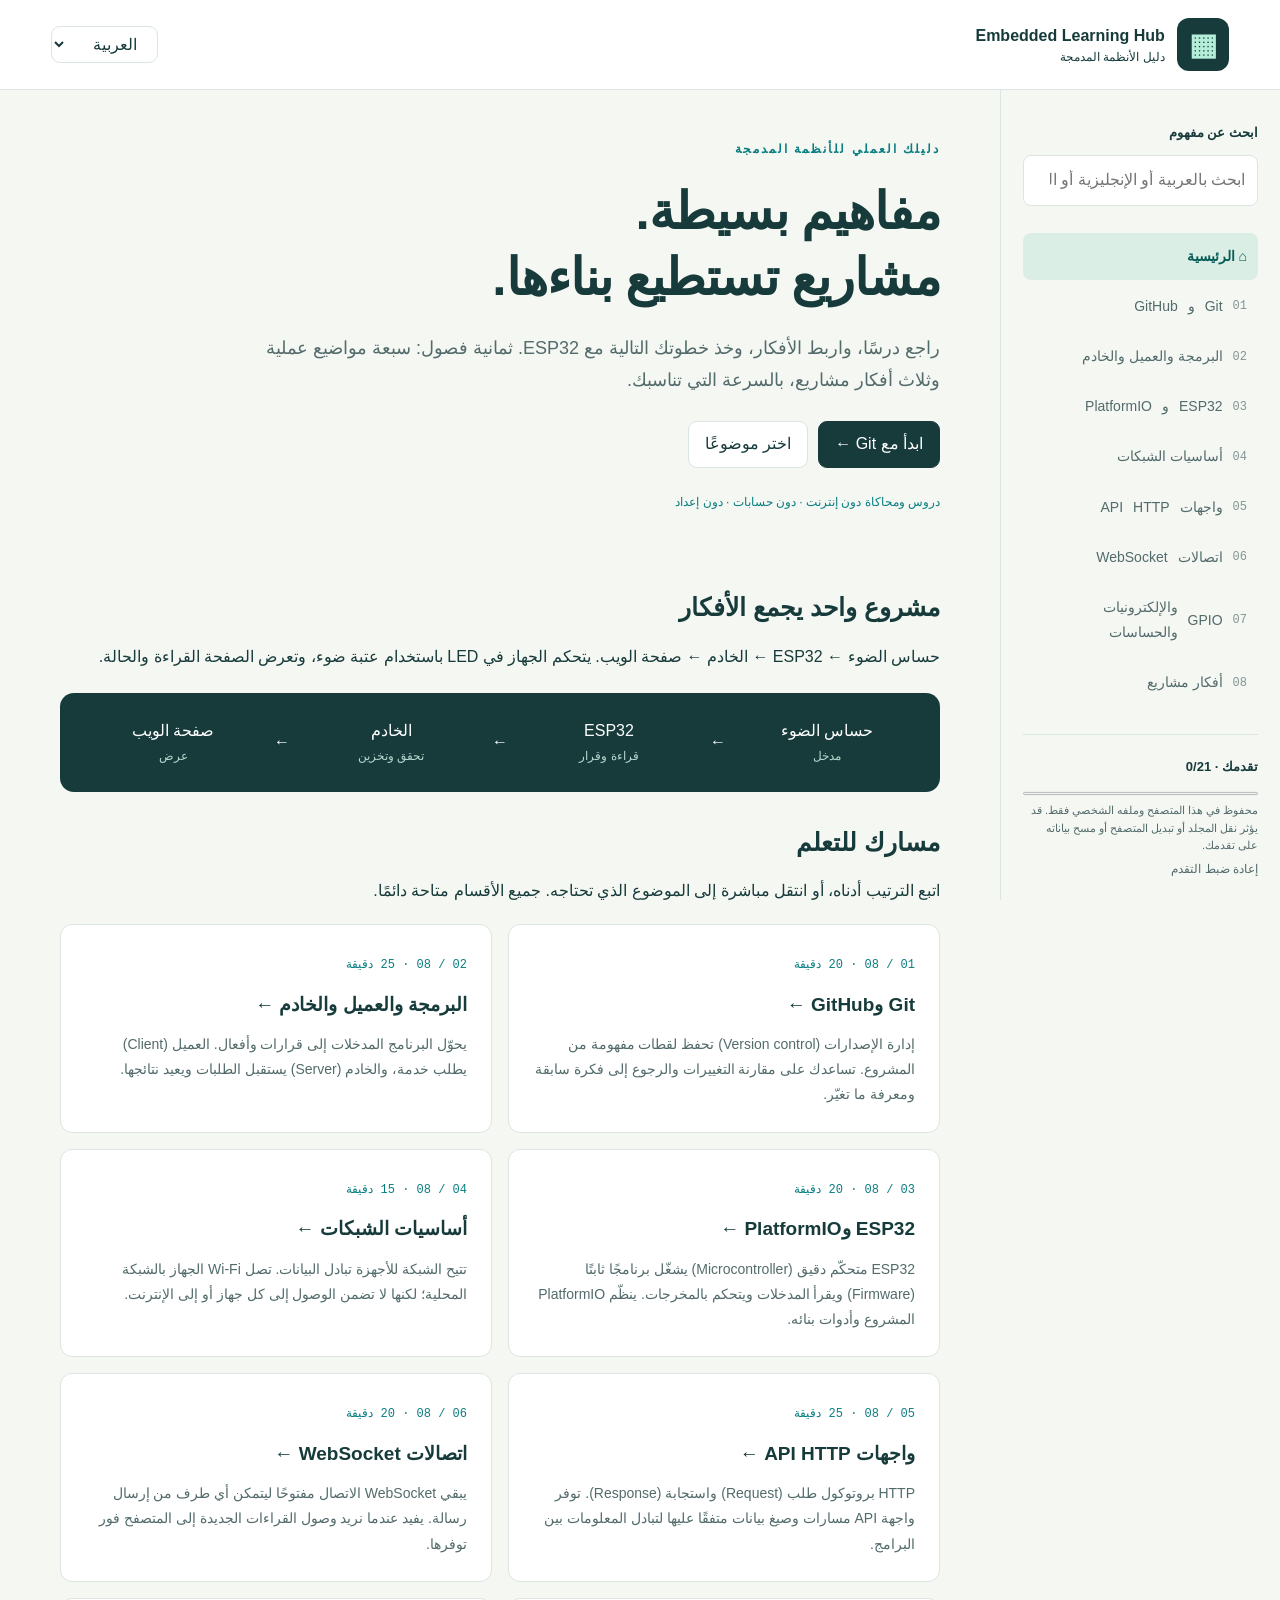
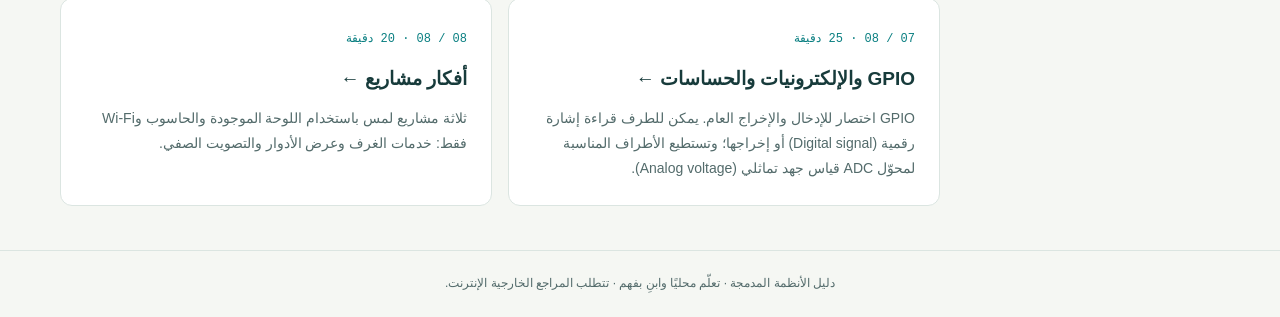
<file: index.html>
<!doctype html>
<html lang="ar" dir="rtl">

<head>
    <meta charset="utf-8">
    <meta name="viewport" content="width=device-width, initial-scale=1">
    <meta name="description" content="Offline bilingual guide to ESP32 and embedded systems">
    <title>Embedded Learning Hub | دليل الأنظمة المدمجة</title>
    <link rel="stylesheet" href="assets/style.css">
    <script defer src="assets/lessons.js"></script>
    <script defer src="assets/projects.js"></script>
    <script defer src="assets/project-view.js"></script>
    <script defer src="assets/hebrew.js"></script>
    <script defer src="assets/app.js"></script>
</head>

<body><a class="skip" href="#main">انتقل إلى المحتوى / Skip to content</a>
    <header><a class="brand" href="#home"><span class="chip">▦</span><span><bdi dir="ltr">Embedded Learning Hub</bdi><small>دليل الأنظمة
                    المدمجة</small></span></a>
        <div class="header-actions"><select id="language" aria-label="اللغة">
                <option value="ar" lang="ar" dir="rtl" selected>العربية</option>
                <option value="en" lang="en" dir="ltr">English</option>
                <option value="he" lang="he" dir="rtl">עברית</option>
            </select><button id="menu"
                aria-controls="sidebar" aria-expanded="false">☰</button></div>
    </header>
    <div class="layout">
        <aside id="sidebar"><label id="search-label" for="search"></label><input id="search" type="search"
                autocomplete="off">
            <div id="results" aria-live="polite"></div>
            <nav id="nav"></nav>
            <div class="progress-box"><strong id="progress-label"></strong><progress id="progress" max="100"
                    value="0"></progress><small id="privacy"></small><button id="reset" class="quiet"></button></div>
        </aside>
        <main id="main" tabindex="-1"></main>
    </div>
    <div id="notice" role="status"></div>
    <footer id="footer"></footer>
</body>

</html>
</file>
<file: assets/style.css>
:root {
    --ink: #173b3b;
    --muted: #536b6b;
    --accent: #087e80;
    --line: #dbe5e1;
    --paper: #f5f7f3;
    --soft: #e8f3ee
}

* {
    box-sizing: border-box
}

body {
    margin: 0;
    background: var(--paper);
    color: var(--ink);
    font: 16px/1.8 "Segoe UI", Tahoma, Arial, sans-serif
}

a {
    color: var(--accent);
    text-underline-offset: 4px
}

button,
input,
select {
    font: inherit
}

button,
.button,
#language {
    cursor: pointer;
    border: 1px solid var(--line);
    background: white;
    border-radius: 9px;
    padding: 8px 16px;
    color: var(--ink);
    text-decoration: none;
    display: inline-block
}

button:hover,
.button:hover {
    background: var(--soft)
}

:focus-visible {
    outline: 3px solid #cb792e;
    outline-offset: 4px
}

header {
    min-height: 90px;
    background: #fff;
    border-bottom: 1px solid var(--line);
    display: flex;
    align-items: center;
    justify-content: space-between;
    padding: 16px 4%;
    gap: 16px;
    position: sticky;
    top: 0;
    z-index: 10
}

.brand {
    display: flex;
    gap: 12px;
    align-items: center;
    text-decoration: none;
    color: var(--ink);
    font-weight: 700;
    line-height: 1.5
}

.brand small {
    display: block;
    font-weight: 400;
    font-size: 12px
}

.chip {
    background: var(--ink);
    color: #b4eed9;
    border-radius: 12px;
    padding: 4px 12px;
    font-size: 30px
}

.header-actions {
    display: flex;
    align-items: center;
    gap: 12px
}

.offline {
    font-size: 12px;
    color: var(--accent)
}

.offline:before {
    content: '● ';
    color: #16946e
}

.layout {
    display: grid;
    grid-template-columns: 280px minmax(0, 1fr);
    max-width: 1500px;
    margin: auto
}

aside {
    padding: 28px 22px;
    border-inline-end: 1px solid var(--line);
    position: sticky;
    top: 90px;
    height: calc(100vh - 90px);
    overflow: auto
}

aside label {
    font-size: 13px;
    font-weight: 600
}

input[type=search] {
    width: 100%;
    padding: 10px 12px;
    background: white;
    border: 1px solid var(--line);
    border-radius: 8px;
    margin: 8px 0 24px
}

nav a {
    display: flex;
    align-items: center;
    gap: 10px;
    padding: 11px;
    margin: 3px 0;
    text-decoration: none;
    color: var(--muted);
    border-radius: 8px;
    font-size: 14px
}

nav a.active {
    background: #dbeee6;
    color: #075e58;
    font-weight: 700
}

nav a span {
    font: 12px monospace;
    opacity: .7
}

.progress-box {
    border-top: 1px solid var(--line);
    margin-top: 28px;
    padding-top: 20px;
    font-size: 13px
}

.progress-box small {
    display: block;
    color: var(--muted);
    line-height: 1.6
}

progress {
    width: 100%;
    height: 7px;
    accent-color: var(--accent)
}

.quiet {
    background: transparent;
    font-size: 12px;
    padding: 5px 0;
    border: 0;
    color: var(--muted)
}

main {
    padding: 44px 6%;
    min-width: 0;
    max-width: 1100px;
    width: 100%;
    margin: auto
}

.eyebrow {
    text-transform: uppercase;
    letter-spacing: 2px;
    font-size: 12px;
    color: var(--accent);
    font-weight: 700
}

h1 {
    font-size: clamp(30px, 4vw, 52px);
    line-height: 1.3;
    letter-spacing: -1px;
    margin: 16px 0 20px
}

h2 {
    font-size: 25px;
    line-height: 1.5;
    margin: 32px 0 16px
}

h3 {
    font-size: 19px;
    margin: 0 0 10px
}

p {
    margin: 10px 0 18px
}

.lead {
    color: var(--muted);
    font-size: 18px;
    max-width: 710px
}

.hero {
    padding-bottom: 26px
}

.actions {
    display: flex;
    gap: 10px;
    flex-wrap: wrap;
    margin: 24px 0
}

.primary {
    background: var(--ink);
    color: white;
    border-color: var(--ink)
}

.primary:hover {
    background: var(--accent);
    color: white
}

.flow {
    display: flex;
    align-items: center;
    gap: 12px;
    flex-wrap: wrap;
    background: var(--ink);
    color: white;
    padding: 24px;
    border-radius: 14px;
    margin: 22px 0
}

.flow span {
    flex: 1;
    min-width: 80px;
    text-align: center
}

.flow small {
    display: block;
    color: #b7d8cf;
    font-size: 12px
}

.cards {
    display: grid;
    grid-template-columns: repeat(2, minmax(0, 1fr));
    gap: 16px
}

.card {
    background: white;
    border: 1px solid var(--line);
    border-radius: 12px;
    padding: 24px;
    display: block;
    text-decoration: none;
    color: var(--ink)
}

.card:hover {
    border-color: var(--accent)
}

.card .number {
    font: 12px monospace;
    color: var(--accent)
}

.card p {
    font-size: 14px;
    color: var(--muted);
    margin: 8px 0 0
}

.card h3 {
    margin-top: 10px
}

.lesson {
    max-width: 790px
}

.intro,
.exercise,
.demo {
    background: #e6f1eb;
    border: 1px solid #cce1d4;
    border-radius: 12px;
    padding: 22px;
    margin: 24px 0
}

.concept {
    border-bottom: 1px solid var(--line);
    padding: 16px 0
}

.code-wrap {
    background: #132e32;
    border-radius: 12px;
    overflow: hidden;
    margin: 16px 0;
    color: #ddf3e8
}

.code-head {
    display: flex;
    justify-content: space-between;
    align-items: center;
    padding: 10px 16px;
    background: #203e42;
    font-size: 12px;
    gap: 10px
}

.code-head button {
    font-size: 12px;
    padding: 3px 12px;
    background: transparent;
    color: #fff;
    border-color: #577775
}

pre {
    margin: 0;
    padding: 20px;
    overflow: auto;
    direction: ltr;
    text-align: left;
    font: 14px/1.75 Consolas, monospace;
    tab-size: 2
}

code,
bdi {
    direction: ltr;
    unicode-bidi: isolate
}

p code {
    background: #e2eae5;
    padding: 2px 5px;
    border-radius: 4px
}

/* Keep an English gloss and both parentheses together inside Arabic text. */
.technical-term {
    white-space: nowrap
}

details {
    background: white;
    border: 1px solid var(--line);
    border-radius: 9px;
    margin: 10px 0;
    padding: 14px 18px
}

summary {
    cursor: pointer;
    font-weight: 600
}

details p {
    color: var(--muted);
    margin-bottom: 0
}

.check {
    display: flex;
    align-items: flex-start;
    gap: 12px;
    margin: 12px 0
}

.check input {
    width: 19px;
    height: 19px;
    accent-color: var(--accent);
    margin-top: 6px;
    flex-shrink: 0
}

.resources li {
    margin-bottom: 14px
}

.resources small {
    display: block;
    color: var(--muted)
}

.pager {
    display: flex;
    justify-content: space-between;
    gap: 16px;
    margin-top: 40px;
    border-top: 1px solid var(--line);
    padding-top: 24px
}

.demo label {
    display: block;
    margin: 12px 0
}

.demo input[type=range] {
    width: 100%;
    accent-color: var(--accent)
}

.led {
    display: inline-block;
    width: 15px;
    height: 15px;
    border-radius: 50%;
    background: #82938e;
    margin-inline-end: 10px
}

.led.on {
    background: #eeb544;
    box-shadow: 0 0 0 5px #eeb54433
}

.demo pre {
    background: #fff;
    border-radius: 8px;
    color: var(--ink);
    margin-top: 12px
}

.demo output {
    font-weight: bold
}

.stage {
    outline: 3px solid #eeb544;
    border-radius: 8px
}

.log {
    min-height: 85px;
    padding: 14px;
    background: white;
    border-radius: 8px;
    margin: 14px 0;
    font-size: 14px
}

#results a {
    display: block;
    font-size: 14px;
    padding: 8px
}

#results p {
    font-size: 13px
}

#notice:not(:empty) {
    position: fixed;
    bottom: 18px;
    inset-inline-end: 18px;
    max-width: 340px;
    padding: 14px 20px;
    background: #173b3b;
    color: white;
    border-radius: 10px;
    z-index: 20
}

footer {
    border-top: 1px solid var(--line);
    padding: 22px;
    text-align: center;
    font-size: 12px;
    color: var(--muted)
}

.skip {
    position: absolute;
    top: -100px
}

.skip:focus {
    top: 5px;
    z-index: 30;
    background: white;
    padding: 10px
}

#menu {
    display: none
}

.anchor-links {
    display: flex;
    gap: 14px;
    flex-wrap: wrap;
    font-size: 13px
}

.tag {
    font-size: 12px;
    color: var(--accent)
}

@media(max-width:850px) {
    header {
        padding: 12px 18px;
        min-height: 76px
    }

    .brand {
        font-size: 13px
    }

    .chip {
        font-size: 24px
    }

    .offline {
        display: none
    }

    #menu {
        display: block
    }

    .layout {
        display: block
    }

    aside {
        display: none;
        position: fixed;
        top: 76px;
        bottom: 0;
        height: auto;
        width: min(330px, 90vw);
        z-index: 11;
        background: var(--paper);
        box-shadow: 0 10px 30px #163b3b22
    }

    aside.open {
        display: block
    }

    main {
        padding: 28px 20px
    }

    .cards {
        grid-template-columns: 1fr
    }

    .flow {
        padding: 18px;
        gap: 8px
    }

    .flow span {
        min-width: 55px;
        font-size: 13px
    }

    .header-actions {
        gap: 6px
    }

    h1 {
        letter-spacing: 0
    }
}

@media(prefers-reduced-motion:no-preference) {

    .card,
    button {
        transition: background .15s, border-color .15s
    }
}
</file>
